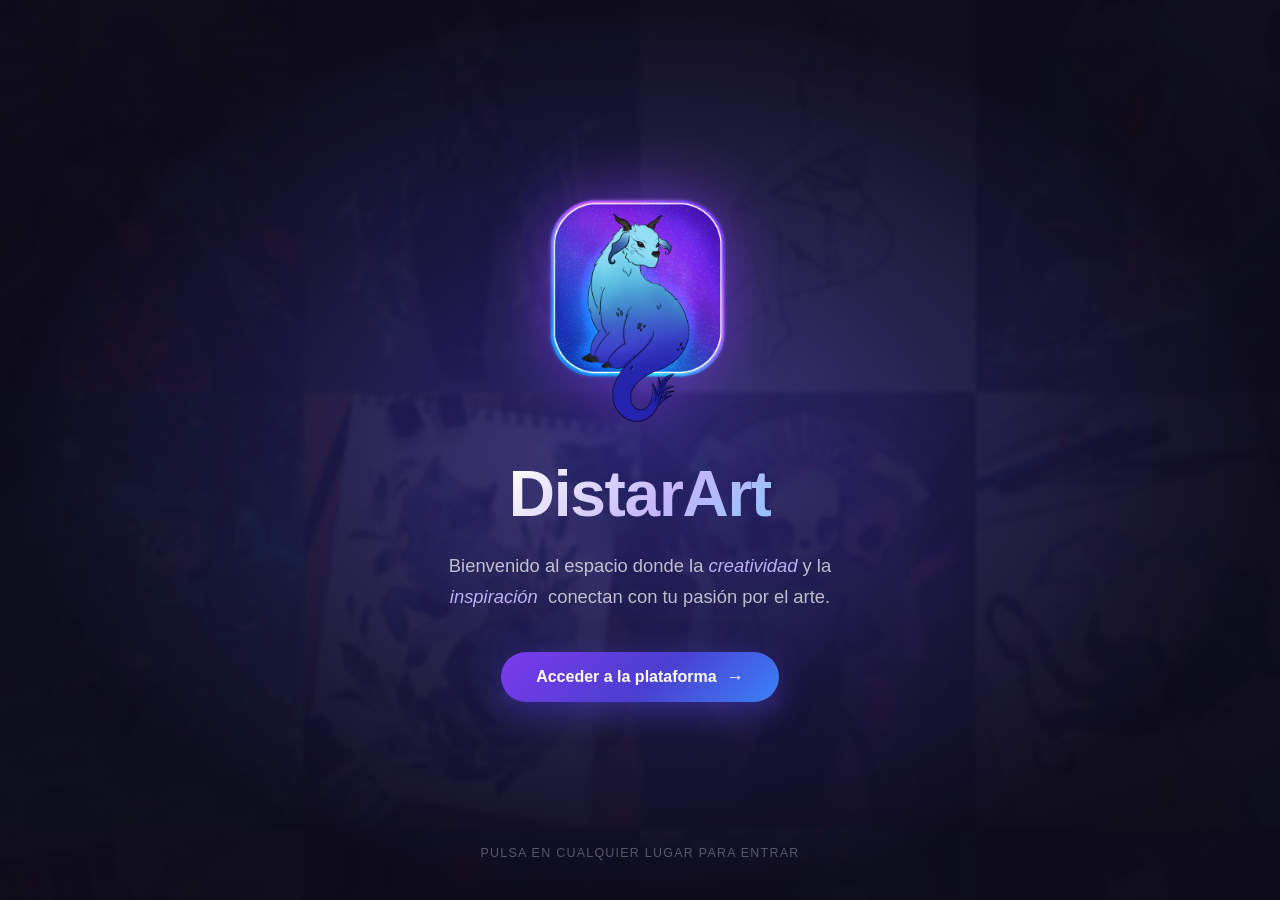
<file: index.html>
<!DOCTYPE html>
<html lang="es">

<head>
    <meta charset="UTF-8">
    <meta name="viewport" content="width=device-width, initial-scale=1.0">
    <title>DistarArt</title>
    <link rel="stylesheet" href="./css/style.css">
    <script src="./js/main.js" type="module" defer></script>
    <link rel="icon" type="image/png" href="./servidor/imagenes/Logo-DistarArt.ico">
</head>

<body>

    <!-- _____________ SPLASH - PANTALLA INICIAL _____________ -->

    <div class="splash" id="splash">

        <!-- Mosaico de imágenes de fondo -->
        <div class="splash-bg">
            <img src="./servidor/imagenes/inicio/celestial_body_359.jpg" alt="">
            <img src="./servidor/imagenes/inicio/lunexus_982.jpg" alt="">
            <img src="./servidor/imagenes/inicio/esencia_del_bosque_693.jpg" alt="">
            <img src="./servidor/imagenes/inicio/sea_monster_808.jpg" alt="">
            <img src="./servidor/imagenes/inicio/Frog_boi.png" alt="">
            <img src="./servidor/imagenes/inicio/purplefox_548.jpg" alt="">
            <img src="./servidor/imagenes/inicio/fragmented_255.jpg" alt="">
            <img src="./servidor/imagenes/inicio/reflejo_espectral_628.jpg" alt="">
            <img src="./servidor/imagenes/inicio/willow_311.jpg" alt="">
            <img src="./servidor/imagenes/inicio/end_597.jpg" alt="">
            <img src="./servidor/imagenes/inicio/Magic forest.png" alt="">
            <img src="./servidor/imagenes/inicio/lunexus_982.jpg" alt="">
        </div>

        <!-- Degradado oscuro por encima -->
        <div class="splash-gradiente"></div>

        <!-- Contenido centrado -->
        <div class="splash-contenido">
            <img src="./servidor/imagenes/Logo-DistarArt.png" alt="DistarArt" class="splash-logo">
            <h1 class="splash-titulo">DistarArt</h1>
            <p class="splash-tagline">
                Bienvenido al espacio donde la <em>creatividad</em> y la <em>inspiración&nbsp;</em>
                conectan con tu pasión por el arte.
            </p>
            <button class="splash-cta" id="splash-btn-acceder">
                Acceder a la plataforma
                <span class="splash-cta-flecha">→</span>
            </button>
        </div>

        <p class="splash-pulsa">Pulsa en cualquier lugar para entrar</p>

    </div>

    <!-- _____________ MAIN PRINCIPAL _____________ -->

    <main id="main-principal" class="oculto"></main>

</body>

</html>
</file>
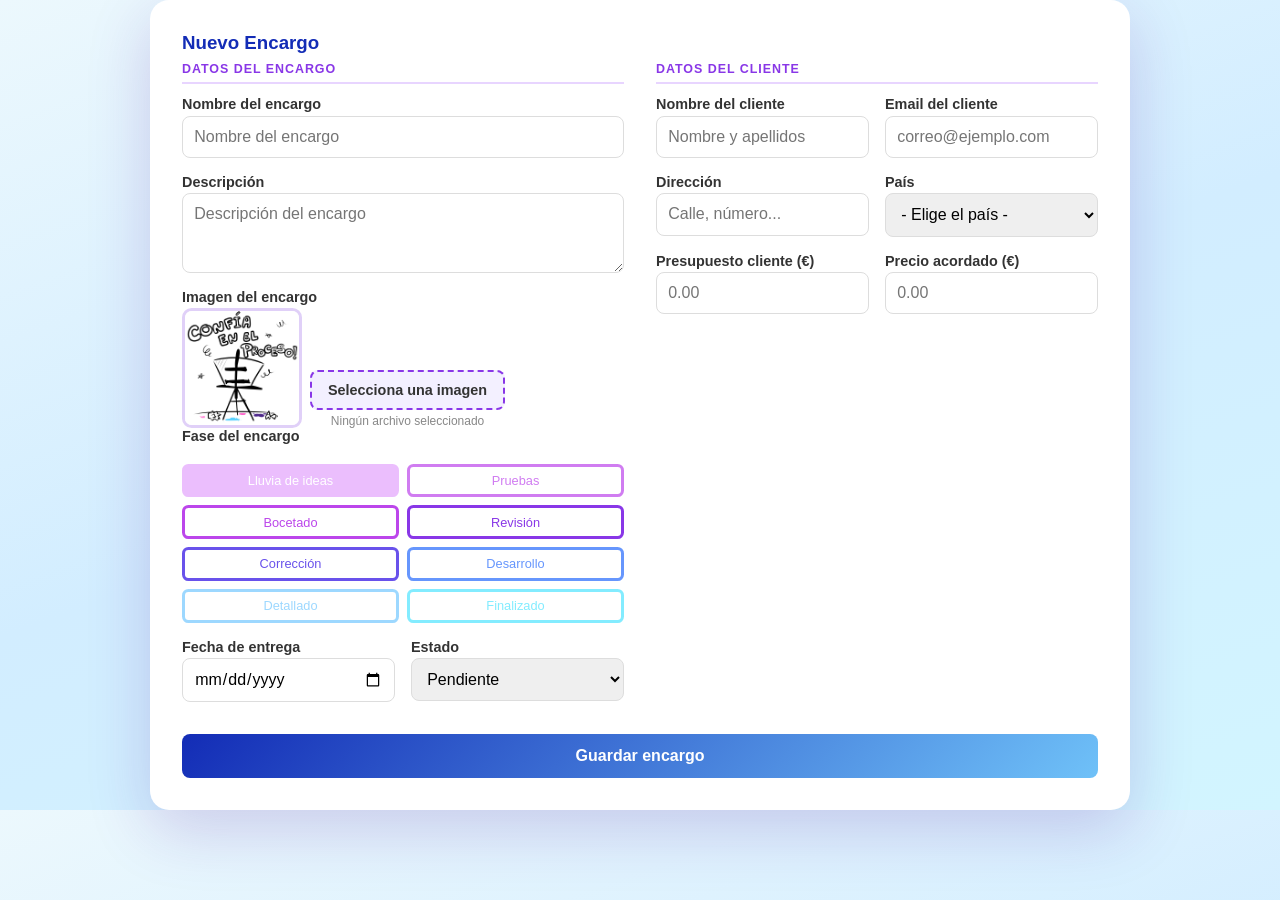
<file: ventanas/ventana-encargo.html>
<!DOCTYPE html>
<html lang="es">
<head>
    <meta charset="UTF-8">
    <meta name="viewport" content="width=device-width, initial-scale=1.0">
    <title>Encargo — DistarArt</title>
    <link rel="stylesheet" href="../css/style.css">
</head>
<body class="ventana-popup">

    <div class="vencargo-ventana">

        <h3 class="vencargo-titulo" id="vencargo-titulo">Nuevo Encargo</h3>

        <div class="vencargo-columnas">

            <!-- __ Columna izquierda — datos del encargo __ -->
            <div class="vencargo-col">

                <p class="vencargo-separador">Datos del encargo</p>

                <label for="nombre">Nombre del encargo</label>
                <input type="text" id="nombre" class="vencargo-input" placeholder="Nombre del encargo">

                <label for="descripcion">Descripción</label>
                <textarea id="descripcion" class="vencargo-input vencargo-textarea" placeholder="Descripción del encargo"></textarea>

                <label>Imagen del encargo</label>
                <div class="vencargo-imagen-zona">
                    <img id="imagenPreview" class="vencargo-preview"
                        src="../servidor/imagenes/encargos/EncargoDefault.png" alt="Vista previa">
                    <div>
                        <label for="inputImagen" class="vencargo-btn-subir">Selecciona una imagen</label>
                        <input type="file" id="inputImagen" accept="image/jpeg,image/png" style="display:none">
                        <p class="vencargo-nombre-archivo" id="nombreArchivo">Ningún archivo seleccionado</p>
                    </div>
                </div>

                <label>Fase del encargo</label>
                <div class="vencargo-fases" id="vencargo-fases"></div>

                <div class="vencargo-fila">
                    <div>
                        <label for="fecha">Fecha de entrega</label>
                        <input type="date" id="fecha" class="vencargo-input">
                    </div>
                    <div>
                        <label for="estado">Estado</label>
                        <select id="estado" class="vencargo-input">
                            <option value="pendiente">Pendiente</option>
                            <option value="en proceso">En proceso</option>
                            <option value="completado">Completado</option>
                        </select>
                    </div>
                </div>

            </div>

            <!-- __ Columna derecha — datos del cliente __ -->
            <div class="vencargo-col">

                <p class="vencargo-separador">Datos del cliente</p>

                <div class="vencargo-fila">
                    <div>
                        <label for="nombre_cliente">Nombre del cliente</label>
                        <input type="text" id="nombre_cliente" class="vencargo-input" placeholder="Nombre y apellidos">
                    </div>
                    <div>
                        <label for="email_cliente">Email del cliente</label>
                        <input type="email" id="email_cliente" class="vencargo-input" placeholder="correo@ejemplo.com">
                    </div>
                </div>

                <div class="vencargo-fila">
                    <div>
                        <label for="direccion_cliente">Dirección</label>
                        <input type="text" id="direccion_cliente" class="vencargo-input" placeholder="Calle, número...">
                    </div>
                    <div>
                        <label for="pais_cliente">País</label>
                        <select id="pais_cliente" class="vencargo-input">
                            <option value="">- Elige el país -</option>
                            <!-- Se rellena dinámicamente desde JS -->
                        </select>
                    </div>
                </div>

                <div class="vencargo-fila">
                    <div>
                        <label for="presupuesto_cliente">Presupuesto cliente (€)</label>
                        <input type="number" id="presupuesto_cliente" class="vencargo-input" placeholder="0.00" min="0" step="0.01">
                    </div>
                    <div>
                        <label for="precio">Precio acordado (€)</label>
                        <input type="number" id="precio" class="vencargo-input" placeholder="0.00" min="0" step="0.01">
                    </div>
                </div>

            </div>

        </div>

        <p class="vencargo-msj oculto" id="vencargo-error"></p>
        <button class="vencargo-btn-guardar" id="vencargo-guardar">Guardar encargo</button>

    </div>

    <script type="module" src="../js/ventanas/ventana-encargo.js"></script>
</body>
</html>
</file>
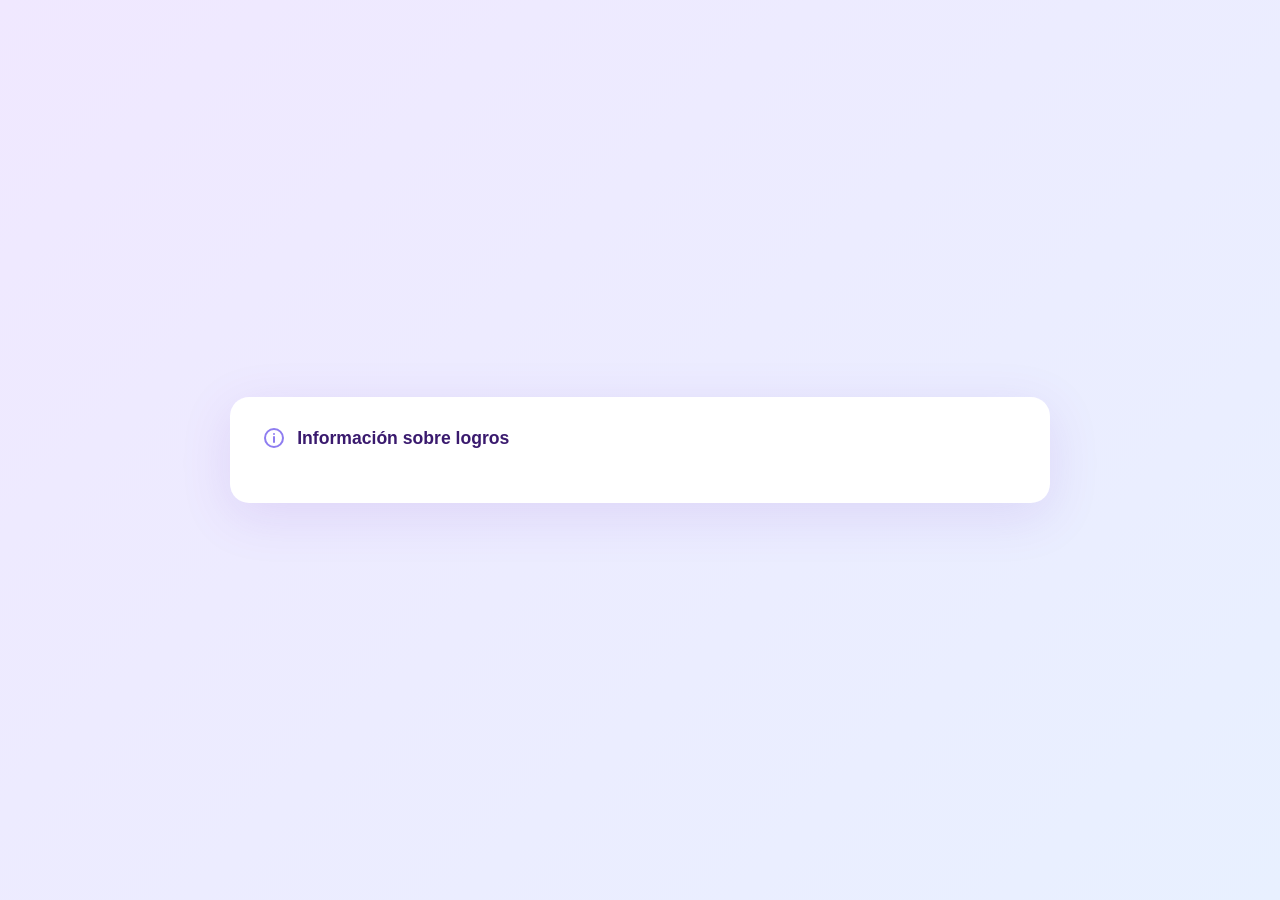
<file: ventanas/ventana-logros.html>
<!DOCTYPE html>
<html lang="es">
<head>
    <meta charset="UTF-8">
    <meta name="viewport" content="width=device-width, initial-scale=1.0">
    <title>Logros — DistarArt</title>
    <link rel="stylesheet" href="../css/style.css">
</head>
<body class="ventana-body centrada">

    <div class="ventana-tarjeta">

        <div class="vlogros-cabecera">
            <img src="../servidor/imagenes/svg/informacion.svg" alt="">
            <span class="vlogros-titulo">Información sobre logros</span>
        </div>

        <!-- Las filas de logros se generan dinámicamente desde JS -->
        <div id="lista-logros"></div>

    </div>

    <script type="module" src="../js/ventanas/ventana-logros.js"></script>
</body>
</html>
</file>
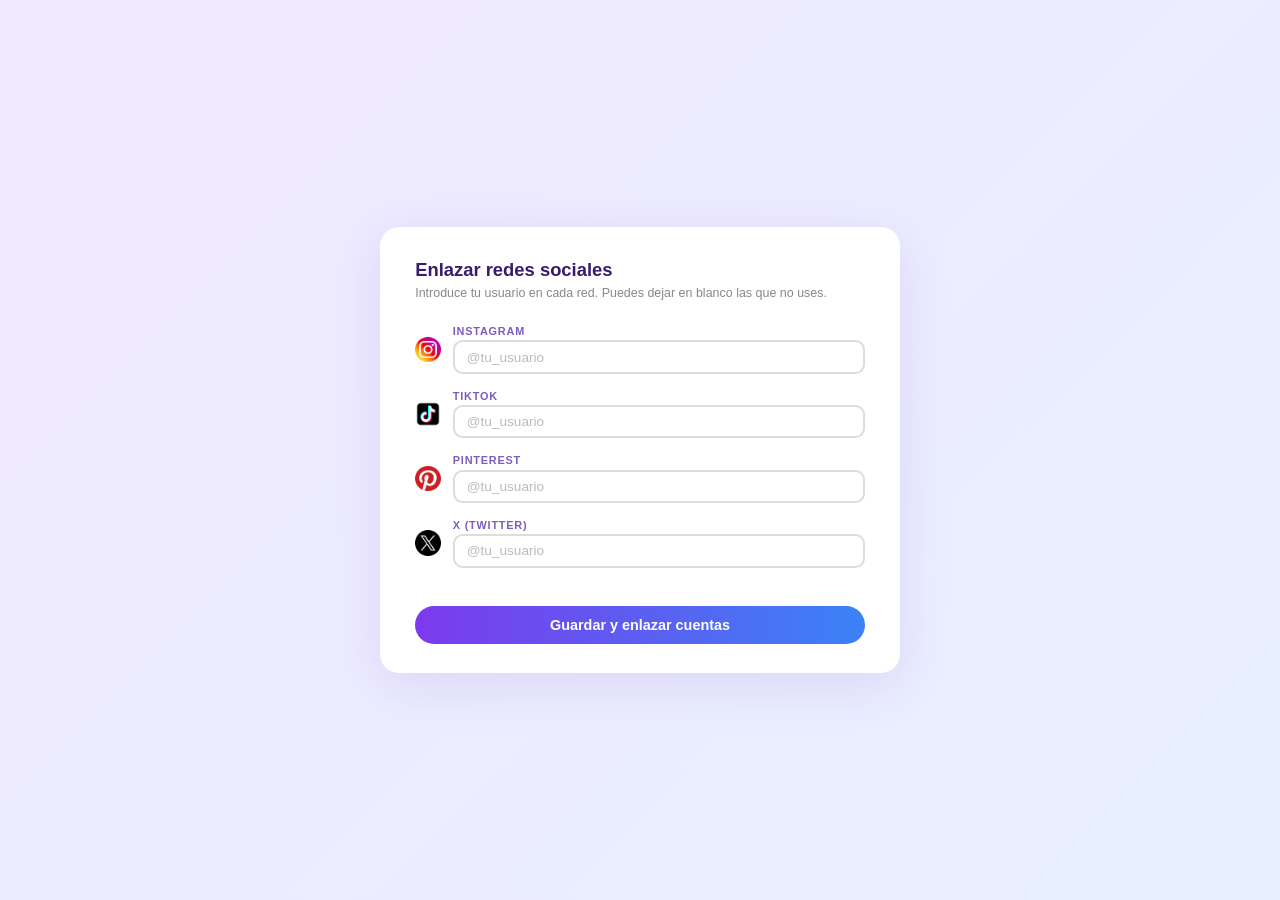
<file: ventanas/ventana-redes.html>
<!DOCTYPE html>
<html lang="es">
<head>
    <meta charset="UTF-8">
    <meta name="viewport" content="width=device-width, initial-scale=1.0">
    <title>Redes Sociales — DistarArt</title>
    <link rel="stylesheet" href="../css/style.css">
</head>
<body class="ventana-body centrada">

    <div class="ventana-tarjeta vredes">

        <p class="vredes-titulo">Enlazar redes sociales</p>
        <p class="vredes-subtitulo">Introduce tu usuario en cada red. Puedes dejar en blanco las que no uses.</p>

        <div class="vredes-campo">
            <img src="../servidor/imagenes/redes/instagram.png" class="vredes-icono" alt="Instagram">
            <div class="vredes-grupo">
                <label for="inp-instagram">Instagram</label>
                <input type="text" id="inp-instagram" placeholder="@tu_usuario">
            </div>
        </div>

        <div class="vredes-campo">
            <img src="../servidor/imagenes/redes/tiktok.png" class="vredes-icono" alt="TikTok">
            <div class="vredes-grupo">
                <label for="inp-tiktok">TikTok</label>
                <input type="text" id="inp-tiktok" placeholder="@tu_usuario">
            </div>
        </div>

        <div class="vredes-campo">
            <img src="../servidor/imagenes/redes/pinterest.png" class="vredes-icono" alt="Pinterest">
            <div class="vredes-grupo">
                <label for="inp-pinterest">Pinterest</label>
                <input type="text" id="inp-pinterest" placeholder="@tu_usuario">
            </div>
        </div>

        <div class="vredes-campo">
            <img src="../servidor/imagenes/redes/x.png" class="vredes-icono" alt="X (Twitter)">
            <div class="vredes-grupo">
                <label for="inp-x">X (Twitter)</label>
                <input type="text" id="inp-x" placeholder="@tu_usuario">
            </div>
        </div>

        <button class="vredes-btn-guardar" id="vredes-guardar">Guardar y enlazar cuentas</button>
        <p class="vredes-msj vredes-msj-ok oculto" id="vredes-msj-ok">¡Redes guardadas!</p>
        <p class="vredes-msj vredes-msj-error oculto" id="vredes-msj-error"></p>

    </div>

    <script type="module" src="../js/ventanas/ventana-redes.js"></script>
</body>
</html>
</file>
<file: css/style.css>
﻿/*  ——————————————————————————————————————————————————————————————
                    DISTARART — Hoja de estilos
    ——————————————————————————————————————————————————————————————

    ÍNDICE
    ——————————————————————————————————————————————————————————————
    1. Variables globales
    2. Estilos base
    3. Cabecera y menú
    4. Sección Portfolio
    5. Sección Login / Registro
    6. Sección Gestión de encargos
    7. Sección Perfil del artista
    8. Ventanas auxiliares
    9. Animaciones y keyframes
   —————————————————————————————————————————————————————————————— */

/* ___________ Variables globales ___________ */

:root {
    /* ______ Colores principales ______ */
    --color-principal-azul: #132cb6;
    --color-principal: #6c5ce7;
    --color-principal-claro: #ead7ff;

    /* ______ Colores secundarios ______ */
    --color-secundario: #0984e3;
    --color-secundario-medio: #50cbff;
    --color-secundario-azul: #6fc1f8;

    /* ______ Escala de azules ______ */
    --color-azul-medio: #3376db;
    --color-acento: #5ca3e6;
    --color-azul-muy-claro: #d2edff;

    /* ______ Escala de morados ______ */
    --color-morado-oscuro: #7529b3;
    --color-error: #bb86e5;

    /* ______ Tonos claros y neutrales ______ */
    --color-beige: #e8f1ff;
    --color-blanco: #ffffff;
    --color-texto: #3d3d3d;
    --color-texto-claro: #636e72;
    --color-borde: #dde0f0;

    /* ______ Sombras ______ */
    --sombra-leve: 0 0.2rem 0.8rem rgba(0, 0, 0, 0.08);
    --sombra-media: 0 0.4rem 1.2rem rgba(0, 0, 0, 0.12);

    /* ______ Degradados ______ */
    --degradado-azul-medio: linear-gradient(135deg, #0532ad 0%, #3397da 100%);
    --degradado-fondo: linear-gradient(160deg, #ecf8fd 0%, #d2edff 50%, #d2f5ff 100%);


    /* ______ Colores de fases (encargos) ______ */
   /* Lluvia de ideas */ 
    --color-fase-1: #ebbefd;
    /* Pruebas */
    --color-fase-2: #d07cf1;
    /* Bocetado */
    --color-fase-3: #bc46eb;
    /* Revision */
    --color-fase-4: #8937e7;
    /* Correccion */
    --color-fase-5: #6952eb;
    /* Desarrollo */
    --color-fase-6: #6696fd;
    /* Detallado */
    --color-fase-7: #9dd8ff;
    /* Finalizado */
    --color-fase-8: #83ecff;
    
    /* ______ Otros colores ______ */

    --color-rojo: #e74c3c;

    /* ______ Tipografía ______ */
    --fuente-base: "Plus Jakarta Sans", sans-serif;
}

/* ___________ SECCION GENERAL ___________ */
* {
    margin: 0;
    padding: 0;
    box-sizing: border-box;
}

body {
    font-family: 'Segoe UI', Tahoma, Geneva, Verdana, sans-serif;
    background: var(--degradado-fondo);
    color: #3b6dd3;
    transition: background 0.5s ease, color 0.4s ease;
}

body *,
body *::before,
body *::after {
    transition: background-color 0.5s ease, color 0.4s ease, border-color 0.4s ease, box-shadow 0.4s ease;
}

h1,
h2,
h3 {
    font-family: var(--fuente-base);
}

/* ______ Clases utilitarias ______ */
.oculto {
    display: none !important;
}

.invertir-color {
    filter: invert(1) brightness(0.9);
}

.pantalla {
    min-height: calc(100vh - 10rem);
    padding: 2rem;
    max-width: 120rem;
    margin: 0 auto;
}

/* ___________ SECCION GENERAL - CABECERA ___________ */

/* ______ CABECERA - Estilos base ______ */
.cabecera-menu {
    background: linear-gradient(135deg, var(--color-principal-azul) 0%, var(--color-secundario-azul) 100%);
    color: var(--color-blanco);
    padding: 1rem 2rem;
    box-shadow: var(--sombra-media);
    position: sticky;
    top: 0;
    z-index: 100;
}

.conte-compo-header {
    display: flex;
    justify-content: space-between;
    align-items: center;
    gap: 2rem;
}

/* ______ Menú izquierdo ______ */
.menu-contenedor {
    display: flex;
    align-items: center;
    gap: 1rem;
}

.logo-cabecera {
    height: 3.5rem;
    width: auto;
    flex-shrink: 0;
}

.menu-navegacion {
    display: flex;
    align-items: center;
    gap: 0.5rem;
}

.btn-menu {
    padding: 0.65rem 1.25rem;
    color: rgba(255, 255, 255, 0.8);
    background: transparent;
    border: none;
    cursor: pointer;
    border-bottom: 0.2rem solid transparent;
    transition: all 0.3s ease;
    font-weight: 500;
    font-size: 0.95rem;
}

.btn-menu:hover {
    color: var(--color-blanco);
    background-color: rgba(255, 255, 255, 0.1);
}

.btn-menu.activo {
    color: var(--color-blanco);
    border-bottom-color: var(--color-blanco);
    background-color: rgba(255, 255, 255, 0.1);
}

/* ______ Opciones derecha ______ */
.opciones-gestion {
    display: flex;
    align-items: center;
    gap: 0.75rem;
    justify-content: flex-end;
    height: auto;
    margin-top: 0;
}

.btn-cerrar-sesion {
    display: flex;
    align-items: center;
    justify-content: center;
    gap: 0.5rem;
    background-color: rgba(255, 255, 255, 0.15);
    border: 0.1rem solid rgba(255, 255, 255, 0.3);
}

.btn-cerrar-sesion:hover {
    background-color: rgba(255, 255, 255, 0.25);
}

.icono-cerrar-sesion {
    width: 1.3rem;
    height: 1.3rem;
    filter: brightness(0) invert(1);
}

.texto-logout {
    display: inline;
}

/* ______ Menú móvil desplegable ______ */
.btn-menu-movil {
    display: none;
    background: transparent;
    border: none;
    cursor: pointer;
    padding: 0.5rem;
    align-items: center;
    justify-content: center;
}

.icono-menu-movil {
    width: 1.5rem;
    height: 1.5rem;
    color: var(--color-blanco);
    filter: brightness(0) invert(1);
}

/* ______ Hamburguesa animada → X ______ */
.menu-lineas-icono {
    display: flex;
    flex-direction: column;
    justify-content: space-between;
    width: 1.4rem;
    height: 1rem;
    pointer-events: none;
}

.menu-lineas-icono span {
    display: block;
    width: 100%;
    height: 2px;
    background: var(--color-blanco);
    border-radius: 2px;
    transition: transform 0.3s ease, opacity 0.2s ease;
    transform-origin: center;
}

.btn-menu-movil.abierto .menu-lineas-icono span:nth-child(1) {
    transform: translateY(0.5rem) rotate(45deg);
}

.btn-menu-movil.abierto .menu-lineas-icono span:nth-child(2) {
    opacity: 0;
    transform: scaleX(0);
}

.btn-menu-movil.abierto .menu-lineas-icono span:nth-child(3) {
    transform: translateY(-0.5rem) rotate(-45deg);
}

.logo-escritorio {
    display: flex;
}

.logo-centro {
    display: none;
}

.menu-movil {
    display: none;
    position: absolute;
    top: 100%;
    left: 0;
    right: 0;
    background: linear-gradient(135deg, var(--color-principal-azul) 0%, var(--color-secundario-azul) 100%);
    flex-direction: column;
    gap: 0;
    border-top: 0.1rem solid rgba(255, 255, 255, 0.15);
    box-shadow: 0 0.4rem 1.2rem rgba(0, 0, 0, 0.15);
    z-index: 1000;
    max-height: 0;
    overflow: hidden;
    transition: max-height 0.3s ease;
}

.menu-movil.abierto {
    display: flex;
    max-height: 30rem;
}

.btn-menu-movil-opt {
    padding: 1rem 2rem;
    color: rgba(255, 255, 255, 0.8);
    background: transparent;
    border: none;
    border-bottom: 0.1rem solid rgba(255, 255, 255, 0.1);
    cursor: pointer;
    text-align: left;
    font-weight: 500;
    font-size: 0.95rem;
    transition: all 0.3s ease;
}

.btn-menu-movil-opt:hover {
    background-color: rgba(255, 255, 255, 0.1);
    color: var(--color-blanco);
}

.btn-menu-movil-opt.activo {
    background-color: rgba(255, 255, 255, 0.15);
    color: var(--color-blanco);
    border-left: 0.3rem solid var(--color-blanco);
    padding-left: calc(2rem - 0.3rem);
}

/* ______ CABECERA - Responsive ______ */
@media (max-width: 1000px) {
    .cabecera-menu {
        padding: 0.8rem 1rem;
        position: relative;
    }

    .conte-compo-header {
        justify-content: space-between;
        gap: 0.5rem;
    }

    .btn-menu-movil {
        display: flex;
    }

    .menu-contenedor {
        gap: 0;
        flex: 0 0 auto;
    }

    .logo-escritorio {
        display: none;
    }

    .logo-centro {
        display: block;
        height: 4rem;
        width: auto;
        text-align: center;
    }

    .menu-navegacion {
        display: none;
    }

    .opciones-gestion {
        gap: 0;
        flex: 0 0 auto;
    }

    .busqueda-contenedor,
    .filtro-contenedor {
        display: none !important;
    }

    .btn-cerrar-sesion {
        padding: 0.5rem 1rem;
        background: transparent;
        border: none;
    }

    .btn-cerrar-sesion .icono-cerrar-sesion {
        display: inline-block;
    }

    .btn-cerrar-sesion .texto-logout {
        display: inline-block;
    }

    .btn-cerrar-sesion:hover {
        background-color: rgba(255, 255, 255, 0.1);
    }
}

@media (min-width: 1024px) {
    .logo-escritorio {
        display: flex;
    }

    .logo-centro {
        display: none;
    }

    .menu-movil {
        display: none;
    }

    .menu-navegacion {
        display: flex;
    }

    .btn-cerrar-sesion .texto-logout {
        display: inline;
    }

    .btn-cerrar-sesion .icono-cerrar-sesion {
        display: inline-block;
    }

    .btn-cerrar-sesion {
        gap: 0.5rem;
    }
}

/* ___________ SECCION PORTFOLIO ___________ */

/* ______ Cabecera artista ______ */
.cabecera-artista {
    display: flex;
    align-items: center;
    gap: 1.5rem;
    background: var(--color-blanco);
    border-radius: 1.6rem;
    padding: 1.5rem;
    box-shadow: var(--sombra-leve);
    margin: 2rem;
    flex-wrap: wrap;
    border-left: 0.3rem solid var(--color-principal-azul);
}

.perfil-artista-cabecera {
    width: 100%;
    margin: 1rem 0rem;
}

.foto-artista {
    width: 8rem;
    height: 8rem;
    border-radius: 2rem;
    object-fit: cover;
    border: 0.2rem solid var(--color-acento);
    flex-shrink: 0;
}

.info-artista {
    flex: 1;
    min-width: 20rem;
}

.info-artista h2 {
    font-size: 1.3rem;
    font-weight: 700;
    color: var(--color-texto);
    margin-bottom: 0.25rem;
}

.especialidad-artista {
    color: var(--color-principal-azul);
    font-weight: 600;
    font-size: 0.95rem;
    margin-bottom: 0.25rem;
}

.ubicacion-artista {
    color: var(--color-texto-claro);
    font-size: 0.9rem;
}

.ubicacion {
    display: flex;
    align-items: stretch;
}

/* ______ Contadores ______ */
.conts-artista {
    display: flex;
    gap: 1.5rem;
}

.cont-item {
    display: flex;
    flex-direction: column;
    align-items: center;
    gap: 0.2rem;
    background: rgba(19, 44, 182, 0.08);
    padding: 0.2rem 0.5rem;
    border-radius: 0.8rem;
    border: 0.15rem solid var(--color-principal-azul);
    min-width: 7rem;
}

.cont-numero {
    font-size: 1.8rem;
    font-weight: 700;
    background: linear-gradient(135deg, var(--color-principal-azul), var(--color-secundario-azul));
    -webkit-background-clip: text;
    -webkit-text-fill-color: transparent;
    background-clip: text;
    line-height: 1;
}

.cont-numero-alerta {
    background: linear-gradient(135deg, #d946ef, #a21caf);
    -webkit-background-clip: text;
    -webkit-text-fill-color: transparent;
    background-clip: text;
}

.cont-etiqueta {
    font-size: 0.8rem;
    color: var(--color-texto-claro);
    text-transform: uppercase;
    letter-spacing: 0.05rem;
}

/* ______ Galería de portfolio ______ */
.galeria-portfolio {
    background: transparent;
}

.seccion-encargos {
    margin: 2rem;
}

.titulo-galeria {
    font-size: 1.25rem;
    font-weight: 700;
    color: var(--color-texto);
    margin-bottom: 1.25rem;
    padding-bottom: 0.5rem;
    border-bottom: 0.3rem solid;
    border-image: linear-gradient(90deg, var(--color-principal-azul), var(--color-secundario-azul)) 1;
}

.grid-portfolio {
    display: grid;
    grid-template-columns: repeat(auto-fill, minmax(20rem, 1fr));
    gap: 1.5rem;
    margin: 3rem;
}

.grid-portfolio .sin-resultados {
    text-align: center;
    color: var(--color-texto-claro);
    padding: 2rem;
    font-size: 1rem;
}

/* ______ Tarjeta de portfolio ______ */
.tarjeta-portfolio {
    background: var(--color-blanco);
    border-radius: 1.2rem;
    overflow: hidden;
    box-shadow: var(--sombra-leve);
    transition: transform 0.25s ease, box-shadow 0.25s ease;
    cursor: pointer;
    border-top: 0.4rem solid var(--color-secundario-azul);
    animation: tarjeta-entrada 0.45s ease both;
    animation-delay: var(--delay, 0s);
}

.tarjeta-portfolio:hover {
    transform: translateY(-4px);
    box-shadow: var(--sombra-media);
}

.tarjeta-portfolio-imagen {
    position: relative;
    aspect-ratio: 1;
    overflow: hidden;
    display: flex;
    align-items: center;
    justify-content: center;
}

.tarjeta-portfolio-imagen img {
    width: 100%;
    height: auto;
    object-fit: cover;
    display: block;
    transition: transform 0.3s ease;
}

.tarjeta-portfolio:hover .tarjeta-portfolio-imagen img {
    transform: scale(1.04);
}

.etiqueta-completado {
    position: absolute;
    top: 0.6rem;
    right: 0.6rem;
    color: var(--color-blanco);
    border-radius: 50%;
    width: 2rem;
    height: 2rem;
    display: flex;
    align-items: center;
    justify-content: center;
    font-size: 0.9rem;
    font-weight: 700;
    box-shadow: 0 2px 6px rgba(0, 0, 0, 0.2);
    background: rgba(19, 44, 182, 0.6);
}

.etiqueta-completado.pendiente {
    background: rgba(185, 134, 233, 0.5);
}

.etiqueta-completado.en-proceso {
    background: rgba(19, 44, 182, 0.7);
}

.etiqueta-completado.completado {
    background: rgba(111, 193, 248, 0.6);
}

.tarjeta-portfolio-info {
    padding: 1rem 1.25rem 1.25rem;
}

.tarjeta-portfolio-info h4 {
    font-size: 1rem;
    font-weight: 700;
    color: var(--color-texto);
    margin-bottom: 0.25rem;
}

.cliente-portfolio {
    font-size: 0.85rem;
    color: var(--color-principal-azul);
    font-weight: 600;
    margin-bottom: 0.5rem;
}

.descripcion-portfolio {
    font-size: 0.85rem;
    color: var(--color-texto-claro);
    line-height: 1.5;
    display: -webkit-box;
    -webkit-box-orient: vertical;
    overflow: hidden;
    margin-bottom: 0.75rem;
}

.tarjeta-botones {
    display: flex;
    gap: 0.5rem;
    width: 100%;
}

.btn-tarjeta {
    flex: 1;
    padding: 0.45rem 0.6rem;
    background: var(--color-secundario-azul);
    color: var(--color-blanco);
    border: none;
    border-radius: 0.6rem;
    font-size: 0.8rem;
    font-weight: 600;
    cursor: pointer;
    transition: all 0.25s ease;
}

.btn-tarjeta:hover {
    background: var(--color-principal-azul);
    transform: translateY(-2px);
}

.btn-tarjeta.peligro {
    background: var(--color-error);
}

.btn-tarjeta.peligro:hover {
    background: var(--color-morado-oscuro);
}

/* ______ PORTFOLIO - Responsive ______ */
@media (max-width: 900px) {
    .cabecera-artista {
        display: none;
    }

    .cabecera-artista.responsive-contadores {
        display: flex;
        flex-direction: column;
        align-items: center;
        gap: 1rem;
        padding: 1.5rem 1rem;
        margin: 1rem;
        border: none;
    }

    .cabecera-artista.responsive-contadores .foto-artista,
    .cabecera-artista.responsive-contadores .info-artista {
        display: none;
    }

    .conts-artista {
        gap: 0.8rem;
        justify-content: center;
        width: 100%;
    }

    .cont-item {
        padding: 0.2rem 0.5rem;
        min-width: auto;
    }

    .cont-numero {
        font-size: 1.4rem;
    }

    .cont-etiqueta {
        font-size: 0.75rem;
    }

    .grid-portfolio {
        grid-template-columns: 1fr;
        gap: 1rem;
        margin: 1rem;
    }

    .seccion-encargos {
        margin: 1rem;
    }

    .titulo-galeria {
        font-size: 1.1rem;
        margin-bottom: 1rem;
    }

    .tarjeta-portfolio {
        border-top: 0.3rem solid;
    }

    .tarjeta-portfolio-info {
        padding: 0.8rem 1rem 1rem;
    }

    .tarjeta-portfolio-info h4 {
        font-size: 0.95rem;
    }

    .cliente-portfolio {
        font-size: 0.8rem;
    }

    .descripcion-portfolio {
        font-size: 0.8rem;
    }

    .btn-tarjeta {
        padding: 0.4rem 0.5rem;
        font-size: 0.75rem;
    }
}

@media (min-width: 1024px) {
    .cabecera-artista {
        display: flex;
    }

    .cabecera-artista.responsive-contadores {
        display: flex;
    }

    .cabecera-artista.responsive-contadores .foto-artista,
    .cabecera-artista.responsive-contadores .info-artista {
        display: block;
    }

    .grid-portfolio {
        grid-template-columns: repeat(auto-fill, minmax(20rem, 1fr));
    }
}

/* ___________ SECCION LOGIN / REGISTRO ___________ */

/* ______ Contenedor general ______ */
#pantalla-auth {
    min-height: 100vh;
    padding: 2rem;
    max-width: 100%;
    margin: 0;
    display: flex;
    align-items: center;
    justify-content: center;
}

/* ______ Estructura de dos columnas ______ */
.login-estructura {
    display: grid;
    grid-template-columns: 1fr 1fr;
    width: 100%;
    max-width: 65rem;
    min-height: 35rem;
    border-radius: 2rem;
    overflow: hidden;
    box-shadow: 0 2.5rem 6rem rgba(0, 0, 0, 0.35);
}

.login-panel-izquierdo {
    position: relative;
    background-size: cover;
    background-position: center;
    background-repeat: no-repeat;
    display: flex;
    align-items: flex-end;
}

.login-cubierta {
    position: absolute;
    inset: 0;
    background: linear-gradient(to top, rgba(0, 0, 0, 0.897) 0%, rgba(0, 0, 0, 0.2) 70%, rgba(0, 0, 0, 0.089) 80%, transparent 100%);
    display: flex;
    flex-direction: column;
    justify-content: flex-end;
    padding: 2.5rem;
    gap: 0.75rem;
}

.login-frase {
    font-size: 2rem;
    font-weight: 800;
    color: var(--color-blanco);
    line-height: 1.2;
    text-shadow: 0 0.2rem 0.8rem rgba(0, 0, 0, 0.4);
}

.login-subfrase {
    font-size: 0.95rem;
    color: rgba(255, 255, 255, 0.8);
}

.login-panel-derecho {
    background: var(--color-blanco);
    display: flex;
    flex-direction: column;
    padding: 1.5rem 2.5rem 2rem 2.5rem;
    gap: 0.75rem;
    overflow-y: auto;
}

/* ______ Logo y título ______ */
.login-logo--img {
    width: 13rem;
    display: block;
    margin: 0 auto;
    border-radius: 0.75rem;
}

.login-logo--texto {
    display: none;
    width: fit-content;
    margin: 0 auto;
    padding: 0.55rem 1.6rem;
    background: var(--degradado-azul-medio);
    border-radius: 0.8rem;
    font-size: 1.35rem;
    font-weight: 800;
    font-family: var(--fuente-base);
    color: #ffffff;
    letter-spacing: 0.5px;
    text-align: center;
}

.logo-deco {
    font-size: 0.85rem;
    opacity: 0.75;
}

.login-titulo {
    font-size: 2rem;
    font-weight: 800;
    color: var(--color-principal-azul);
    margin-top: -0.5rem;
}

.login-subtitulo {
    font-size: 0.95rem;
    color: var(--color-texto-claro);
    margin-top: -0.25rem;
}

/* ______ Campos de formulario ______ */
.campo-grupo {
    width: 100%;
    display: flex;
    flex-direction: column;
    gap: 0.4rem;
}

.campo-grupo label {
    font-size: 0.78rem;
    font-weight: 700;
    color: var(--color-texto);
    text-transform: uppercase;
    letter-spacing: 0.05rem;
}

.campo-input,
.campo-select {
    width: 100%;
    padding: 0.8rem 1rem;
    border: 0.15rem solid var(--color-borde);
    border-radius: 1rem;
    font-size: 0.95rem;
    color: var(--color-texto);
    background: var(--color-beige);
    outline: none;
    transition: border-color 0.25s ease, box-shadow 0.25s ease;
}

.campo-input:focus,
.campo-select:focus {
    border-color: var(--color-principal-azul);
    box-shadow: 0 0 0 0.3rem rgba(19, 44, 182, 0.15);
    background: var(--color-blanco);
}

.campo-select {
    cursor: pointer;
}

/* ______ Errores y validación ______ */
.login-error,
.error-general {
    border: 0.1rem solid rgba(187, 134, 229, 0.37);
    background: rgba(233, 207, 255, 0.356);
    color: var(--color-error);
    border-radius: 0.8rem;
    padding: 0.6rem 1rem;
    font-size: 0.85rem;
    text-align: center;
    font-weight: 600;
    width: 100%;
}

.auth-panel-formulario .login-error.oculto {
    display: block !important;
    visibility: hidden;
}

.error-mensaje {
    border: 0.1rem solid rgba(187, 134, 229, 0.37);
    background: rgba(233, 207, 255, 0.356);
    color: var(--color-error);
    border-radius: 0.5rem;
    padding: 0.15rem 0.6rem;
    font-size: 0.65rem;
    font-weight: 600;
    width: 100%;
    line-height: 1.3;
}

.campo-grupo .error-mensaje.oculto {
    display: block !important;
    visibility: hidden;
}

/* ______ Botón de login ______ */
.btn-login {
    width: 100%;
    padding: 0.9rem;
    background: var(--degradado-azul-medio);
    color: var(--color-blanco);
    border: none;
    border-radius: 1.2rem;
    font-size: 1rem;
    font-weight: 700;
    cursor: pointer;
    transition: opacity 0.25s ease, transform 0.2s ease;
    margin-top: 0.25rem;
}

.btn-login:hover {
    opacity: 0.9;
    transform: translateY(-2px);
}

.btn-login:active {
    transform: translateY(0);
}

/* ______ Recordar contraseña ______ */
.campo-recordar {
    display: flex;
    align-items: center;
    gap: 0.5rem;
    margin-bottom: 0.75rem;
}

.campo-recordar input[type="checkbox"] {
    width: 1rem;
    height: 1rem;
    accent-color: var(--color-principal-azul);
    cursor: pointer;
}

.label-recordar {
    font-size: 0.85rem;
    color: var(--color-texto-claro);
    cursor: pointer;
}

/* ______ Pestañas ______ */
.pestanias-barra {
    display: flex;
    background-color: var(--color-azul-muy-claro);
    border-radius: 3rem;
    padding: 0.15rem 0.3rem;
    width: 100%;
    margin-bottom: 0.75rem;
    gap: 0.2rem;
}

.pestania-btn {
    flex: 1;
    padding: 0.5rem;
    background: transparent;
    border: none;
    font-size: 0.875rem;
    font-weight: 700;
    color: var(--color-secundario-azul);
    cursor: pointer;
    border-radius: 1rem;
    transition: all 0.25s ease;
}

.pestania-btn:hover {
    background-color: rgba(111, 193, 248, 0.1);
}

.pestania-btn.activo {
    background: var(--degradado-azul-medio);
    color: var(--color-blanco);
}

/* ______ Paneles de formulario ______ */
.auth-formularios {
    min-height: auto;
}

.auth-panel-formulario {
    display: flex;
    flex-direction: column;
    gap: 0.9rem;
    padding: 0 0.25rem;
    min-height: 530px;
}

.deslizar-entrada {
    animation: deslizar-entrada 0.35s ease;
}

.registro-fila {
    display: grid;
    grid-template-columns: 1fr 1fr;
    gap: 0 1.2rem;
}

/* ______ LOGIN - Responsive ______ */
@media (max-width: 900px) {
    #pantalla-auth {
        padding: 1rem;
    }

    .login-estructura {
        grid-template-columns: 1fr;
        min-height: auto;
        max-width: 100%;
    }

    .login-panel-izquierdo {
        display: none;
    }

    .login-panel-derecho {
        padding: 1.5rem 1.25rem 1.5rem 1.25rem;
        min-height: auto;
        border-radius: 2rem;
    }

    .login-logo--img {
        width: 10rem;
        margin-bottom: 0.5rem;
    }

    .login-titulo {
        font-size: 1.5rem;
    }

    .login-subtitulo {
        font-size: 0.85rem;
        margin-bottom: 0.75rem;
    }

    .login-error {
        font-size: 0.8rem;
        padding: 0.5rem 0.8rem;
    }

    .campo-grupo label {
        font-size: 0.7rem;
    }

    .campo-input,
    .campo-select {
        font-size: 0.9rem;
        padding: 0.7rem 0.9rem;
    }

    .btn-login {
        padding: 0.8rem;
        font-size: 0.95rem;
    }

    .pestanias-barra {
        margin-bottom: 0.65rem;
    }

    .pestania-btn {
        font-size: 0.8rem;
        padding: 0.45rem;
    }

    .auth-panel-formulario {
        min-height: auto;
        gap: 0.8rem;
    }

    .registro-fila {
        grid-template-columns: 1fr;
        gap: 0.8rem;
    }

    .label-recordar {
        font-size: 0.8rem;
    }
}

@media (min-width: 1024px) {
    .login-estructura {
        grid-template-columns: 1fr 1fr;
    }

    .login-panel-izquierdo {
        display: flex;
    }

    .registro-fila {
        grid-template-columns: 1fr 1fr;
    }
}

/* ___________ SECCION GESTION ___________ */

/* ______ Contenedor general ______ */
.gestion-content {
    flex: 1;
    padding: 3rem;
    max-width: 1050px;
    margin: 0 auto;
    width: 100%;
}

/* ______ Cabecera ______ */
.encargos-header {
    display: flex;
    justify-content: space-between;
    align-items: center;
    background: linear-gradient(135deg, var(--color-secundario-medio) 0%, var(--color-principal-claro) 100%);
    padding: 1.5rem 2rem;
    border-radius: 12px;
    margin: 2rem;
    box-shadow: var(--sombra-media);
}

.encargos-header h2 {
    color: white;
    font-size: 1.8rem;
    margin: 0;
}

.encargos-header .btn-nuevo {
    background: linear-gradient(135deg, var(--color-principal), var(--color-secundario));
    color: white;
    border: none;
    padding: 0.75rem 1.5rem;
    border-radius: 8px;
    cursor: pointer;
    font-weight: 600;
    transition: all 0.3s ease;
}

.encargos-header .btn-nuevo:hover {
    transform: scale(1.05);
    box-shadow: var(--sombra-media);
}

/* ______ Búsqueda y filtro ______ */
.busqueda-contenedor,
.filtro-contenedor {
    display: flex;
    align-items: center;
    gap: 0.5rem;
    padding: 0.4rem 0.75rem;
    border: 2px solid var(--color-borde);
    border-radius: 20px;
    background-color: white;
    transition: all 0.3s ease;
}

.busqueda-contenedor {
    width: fit-content;
}

.busqueda-contenedor:focus-within,
.filtro-contenedor:focus-within {
    border-color: var(--color-secundario);
    box-shadow: 0 0 0 3px rgba(9, 132, 227, 0.1);
}

.icono-search,
.icono-filtro {
    width: 18px;
    height: 18px;
    color: var(--color-texto-claro);
    flex-shrink: 0;
    transition: color 0.3s ease;
}

.busqueda-contenedor:focus-within .icono-search {
    color: var(--color-secundario);
}

.busqueda-contenedor .input-busqueda,
.filtro-contenedor .select-filtro {
    border: none;
    background: transparent;
    font-size: 0.95rem;
    color: var(--color-texto);
    outline: none;
    padding: 0;
}

.busqueda-contenedor .input-busqueda {
    width: 180px;
}

.busqueda-contenedor .input-busqueda::placeholder {
    color: var(--color-texto-claro);
}

.filtro-contenedor .select-filtro {
    width: 140px;
    cursor: pointer;
    appearance: none;
    -webkit-appearance: none;
    -moz-appearance: none;
    background-image: url("data:image/svg+xml;charset=UTF-8,%3csvg xmlns='http://www.w3.org/2000/svg' viewBox='0 0 24 24' fill='none' stroke='%23636e72' stroke-width='2'%3e%3cpolyline points='6 9 12 15 18 9'%3e%3c/polyline%3e%3c/svg%3e");
    background-repeat: no-repeat;
    background-position: right center;
    background-size: 18px;
    padding-right: 22px;
}

.filtro-contenedor .select-filtro option {
    color: var(--color-texto);
    background-color: white;
    padding: 0.5rem;
}

.info-encargos {
    margin: 2rem;
    color: var(--color-texto-claro);
    font-size: 1.1rem;
    display: flex;
    align-items: center;
    gap: 1.5rem;
}

/* ______ Botón borrar encargo ______ */
.btn-borrar {
    width: 40px;
    height: 40px;
    border-radius: 50%;
    background-color: var(--color-rojo);
    border: none;
    display: flex;
    flex-direction: column;
    align-items: center;
    justify-content: center;
    gap: 2px;
    box-shadow: 0 0 20px rgba(0, 0, 0, 0.164);
    cursor: pointer;
    transition-duration: 0.3s;
    overflow: visible;
    flex-shrink: 0;
}

.btn-borrar-svg {
    display: none;
}

.btn-borrar:hover {
    background-color: var(--color-rojo);
    gap: 0;
    transition-duration: 0.3s;
}

.btn-borrar-bin-top,
.btn-borrar-bin-bottom {
    display: block;
    width: 14px;
    pointer-events: none;
    transition-duration: 0.3s;
}

.btn-borrar-bin-top path,
.btn-borrar-bin-bottom path {
    fill: white;
}

.btn-borrar-bin-top {
    transform-origin: bottom right;
}

.btn-borrar:hover .btn-borrar-bin-top {
    transform: rotate(160deg);
    transition-duration: 0.5s;
}

/* ______ Contenedor de tarjetas ______ */
.encargos-contenedor {
    display: flex;
    justify-items: center;
    gap: 2.5rem;
    justify-content: center;
}

/* ______ Tarjeta de encargo - Desktop ______ */
.tarjeta-encargo {
    background: white;
    border-radius: 12px;
    display: flex;
    gap: 1rem;
    box-shadow: var(--sombra-leve);
    transition: all 0.3s ease;
    align-items: stretch;
    border-left: 6px solid #ebbefd;
    overflow: hidden;
    margin: 2rem;
    animation: tarjeta-entrada 0.45s ease both;
    animation-delay: var(--delay, 0s);
}

.tarjeta-encargo:hover {
    box-shadow: var(--sombra-media);
    transform: translateY(-2px);
}

.tarjeta-imagen {
    padding: 1rem;
    display: flex;
    align-items: center;
    justify-content: center;
    border-right: 1px solid #e0e0e0;
    width: 15rem;
    box-sizing: border-box;
    flex-shrink: 0;
    position: relative;
}

.tarjeta-imagen img {
    width: 100%;
    object-fit: contain;
    border-radius: 12px;
}

.tarjeta-contenido {
    display: flex;
    flex-direction: column;
    gap: 0;
    padding: 1.5rem;
    border-right: 1px solid #e0e0e0;
    flex: 1;
}

.tarjeta-titulo {
    border-bottom: 1px solid #e0e0e0;
    padding-bottom: 1rem;
    margin-bottom: 1rem;
}

.tarjeta-titulo h3 {
    color: var(--color-secundario);
    font-size: 1.3rem;
    margin: 0;
    font-weight: 700;
}

.tarjeta-cuerpo {
    display: flex;
    gap: 1.5rem;
    align-items: flex-start;
}

.tarjeta-cuerpo-general {
    display: flex;
    flex-direction: column;
    gap: 1rem;
    justify-content: space-between;
    border-right: 1px solid #e0e0e0;
}

.tarjeta-detalles {
    display: flex;
    flex-direction: column;
    gap: 0.5rem;
    padding-right: 1.5rem;
    justify-content: space-between;
    min-height: 10rem;
    width: 32rem;
}

.descripcion {
    color: var(--color-texto-claro);
    font-size: 0.95rem;
    margin: 0;
    line-height: 1.4;
    overflow: hidden;
    padding: 0rem 1rem;
}

.info-inferior {
    display: flex;
    flex-direction: row;
    gap: 1rem;
    font-size: 0.95rem;
    color: var(--color-texto);
    font-weight: 500;
    justify-content: space-between;
    align-items: flex-end;
    padding-right: 1.5rem;
}

.icono-info {
    width: 18px;
    height: 18px;
    margin-right: 4px;
    display: inline;
    vertical-align: middle;
}

.icono-info-calendario {
    margin-bottom: 0.2rem;
}

.tarjeta-cliente {
    display: flex;
    flex-direction: column;
    gap: 0.5rem;
    font-size: 0.85rem;
    border-radius: 8px;
    max-width: 220px;
}

.cliente-dato {
    color: var(--color-texto);
    display: flex;
    align-items: baseline;
    gap: 0.2rem;
}

.cliente-dato strong {
    color: var(--color-principal);
    font-weight: 600;
}

.cliente-dato.presupuesto {
    border-top: 1px solid #e0d4ff;
    padding-top: 0.75rem;
    padding-right: 0.2rem;
    font-weight: 600;
}

.precio-presupuesto {
    color: var(--color-principal);
    font-weight: 700;
}

.precio {
    color: #18a141;
    font-weight: bold;
}

.fecha {
    color: #2885db;
    font-weight: bold;
}

/* ______ Columna derecha - Fase y botones ______ */
.tarjeta-derecha {
    background: linear-gradient(135deg, var(--color-principal-claro) 0%, var(--color-secundario-claro) 100%);
    display: flex;
    flex-direction: column;
    gap: 1rem;
    align-items: flex-end;
    padding: 1.5rem;
    width: 15rem;
    flex-shrink: 0;
}

.etiqueta-fase {
    color: #ffffff;
    padding: 0.5rem 1rem;
    border-radius: 20px;
    font-weight: 700;
    font-size: 0.75rem;
    white-space: nowrap;
    letter-spacing: 0.5px;
}

.fase-selector {
    display: flex;
    flex-direction: column;
    gap: 0.75rem;
    width: 100%;
}

.fila-colores {
    display: flex;
    gap: 0.75rem;
    justify-content: center;
}

.fila-colores input[type="radio"] {
    width: 36px;
    height: 36px;
    cursor: pointer;
    appearance: none;
    border: 2px solid var(--color-borde);
    border-radius: 50%;
    transition: all 0.2s ease;
}

.fila-colores input[type="radio"]:nth-child(1) {
    background-color: #ebbefd;
}

.fila-colores input[type="radio"]:nth-child(2) {
    background-color: #d07cf1;
}

.fila-colores input[type="radio"]:nth-child(3) {
    background-color: #bc46eb;
}

.fila-colores input[type="radio"]:nth-child(4) {
    background-color: #8937e7;
}

.fila-colores2 input[type="radio"]:nth-child(1) {
    background-color: #6952eb;
}

.fila-colores2 input[type="radio"]:nth-child(2) {
    background-color: #6696fd;
}

.fila-colores2 input[type="radio"]:nth-child(3) {
    background-color: #9dd8ff;
}

.fila-colores2 input[type="radio"]:nth-child(4) {
    background-color: #83ecff;
}

.fila-colores input[type="radio"]:checked,
.fila-colores2 input[type="radio"]:checked {
    border-color: #2d3436;
    box-shadow: 0 0 0 2px white, 0 0 0 4px #2d3436;
    transform: scale(1.1);
}

/* ______ Botones de acción ______ */
.botones-accion {
    display: flex;
    gap: 0.75rem;
    justify-content: center;
    width: 100%;
}

.btn-editar {
    border: 0.12rem solid var(--color-acento);
    color: var(--color-principal);
    padding: 0;
    border-radius: 50%;
    width: 40px;
    height: 40px;
    cursor: pointer;
    transition: all 0.3s ease;
    display: flex;
    align-items: center;
    justify-content: center;
    background-color: #dbf2ff;
    flex-shrink: 0;

}

.btn-editar img {   
    width: 1.5rem;
    object-fit: contain;
}

.btn-editar:hover {
    background-color: var(--color-principal);
    color: white;
    border-color: var(--color-principal);
    transform: scale(1.1);
}

.btn-editar:hover img {
    filter: brightness(0) invert(1);
}

.encargos-lista .sin-resultados {
    text-align: center;
    padding: 3rem;
    color: var(--color-texto-claro);
    font-size: 1.1rem;
}

/* ______ GESTIÓN - Responsive ______ */
@media (max-width: 767px) {
    .gestion-content {
        padding: 1rem;
    }

    .encargos-header {
        padding: 1rem;
        margin: 1rem 0;
        flex-direction: column;
        align-items: flex-start;
        gap: 0.75rem;
        background: transparent;
        box-shadow: none;
    }

    .encargos-header h2 {
        display: none;
    }

    .encargos-header .btn-nuevo {
        width: 100%;
        padding: 0.65rem 1rem;
        font-size: 0.9rem;
    }

    .encargos-lista {
        padding: 0;
        color: var(--color-texto-claro);
    }

    .info-encargos {
        margin: 1rem;
        flex-direction: column;
        gap: 0.5rem;
        font-size: 1rem;
        align-items: flex-start;
    }

    /* Tarjeta móvil - vertical */
    .tarjeta-encargo {
        flex-direction: column;
        gap: 0;
        border-left: none;
        border-top: 4px solid;
        margin: 1rem;
        padding: 0;
    }

    .tarjeta-imagen {
        width: 100%;
        padding: 0;
        border-right: none;
        border-bottom: 1px solid #e0e0e0;
    }

    .tarjeta-imagen img {
        border-radius: 0;
    }

    /* Etiqueta fase sobre imagen */
    .tarjeta-encargo .etiqueta-fase {
        position: absolute;
        top: 0.75rem;
        right: 0.75rem;
        font-size: 0.65rem;
        padding: 0.4rem 0.8rem;
    }

    .tarjeta-contenido {
        border-right: none;
        padding: 0.5rem 1rem 0rem 1rem;
        gap: 0.5rem;
    }

    .tarjeta-titulo {
        border-bottom: none;
        padding-bottom: 0.5rem;
        margin-bottom: 0.5rem;
    }

    .tarjeta-titulo h3 {
        font-size: 1.1rem;
    }

    .tarjeta-cuerpo {
        flex-direction: column;
        gap: 0.75rem;
        border-right: none;
    }

    .tarjeta-cuerpo-general {
        border-right: none;
        gap: 0.75rem;
    }

    .tarjeta-detalles {
        width: 100%;
        padding-right: 0;
        border-right: none;
    }

    .descripcion {
        padding: 0;
    }

    .info-inferior {
        padding-right: 0;
        flex-direction: column;
        gap: 0.5rem;
        align-items: flex-start;
    }

    .tarjeta-cliente {
        max-width: 100%;
    }

    /* Columna derecha móvil */
    .tarjeta-derecha {
        width: 100%;
        flex-direction: row;
        gap: 0.5rem;
        align-items: center;
        justify-content: space-between;
        padding: 1rem 1rem 1rem 1rem;
        border-left: none;
        background: transparent;
    }

    .tarjeta-derecha .etiqueta-fase {
        display: none;
    }

    .fase-selector {
        display: none !important;
    }

    .btn-editar {
        flex: none;
        margin-left: auto;
    }

    .btn-editar img {
        width: 1rem;
    }

    .botones-accion {
        width: auto;
    }
}

@media (min-width: 768px) and (max-width: 1023px) {
    .encargos-contenedor {
        display: flex;
        justify-items: center;
        gap: 2.5rem;
        justify-content: center;
    }
}

@media (min-width: 1024px) {
    .encargos-header h2 {
        display: block;
    }

    .encargos-header {
        flex-direction: row;
        align-items: center;
    }

    .tarjeta-encargo {
        flex-direction: row;
    }

    .tarjeta-imagen {
        width: 15rem;
        border-right: 1px solid #e0e0e0;
    }

    .tarjeta-contenido {
        border-right: 1px solid #e0e0e0;
    }

    .tarjeta-cuerpo {
        flex-direction: row;
    }

    .tarjeta-cuerpo-general {
        border-right: 1px solid #e0e0e0;
    }

    .tarjeta-detalles {
        width: 32rem;
        padding-right: 1.5rem;
    }

    .tarjeta-derecha {
        width: 15rem;
        flex-direction: column;
        border-left: none;
    }

    .tarjeta-encargo .etiqueta-fase {
        position: static;
    }

    .fase-selector {
        display: flex !important;
    }

    .btn-editar {
        flex-direction: row;
    }
}

/* ___________ SECCION PERFIL ___________ */

/* ______ Contenedor general ______ */
.perfil-content {
    flex: 1;
    padding: 1rem;
}

/* ______ Cabecera del perfil ______ */
.perfil-header {
    background: var(--color-blanco);
    border-radius: 1.2rem;
    padding: 1.5rem 2rem;
    box-shadow: var(--sombra-leve);
    display: flex;
    align-items: flex-start;
    gap: 2rem;
    margin: 0 auto 2rem;
    max-width: 1250px;
}

.perfil-header .foto-artista {
    width: 12rem;
    height: 12rem;
    border-radius: 50%;
    object-fit: cover;
    border: 0.3rem solid var(--color-principal);
    flex-shrink: 0;
}

.perfil-header .info-artista {
    flex: 1;
}

.perfil-header .info-artista h2 {
    font-size: 1.5rem;
    font-weight: 700;
    color: var(--color-texto);
    margin-bottom: 0.25rem;
}

.perfil-header .especialidad-artista {
    color: var(--color-principal);
    font-weight: 600;
    font-size: 0.95rem;
    margin-bottom: 0.25rem;
}

.icono-info-ubi {
    padding-right: 0.5rem;
}

.perfil-header .ubicacion-artista {
    color: var(--color-texto-claro);
    font-size: 0.9rem;
}

.perfil-header .conts-artista {
    display: flex;
    gap: 1.5rem;
    margin-left: auto;
}

/* ______ Grid de tarjetas ______ */
.perfil-tarjetas-grid {
    display: grid;
    grid-template-columns: repeat(3, 1fr);
    gap: 2rem;
    margin: 0 auto;
    padding: 0 2rem;
}

/* ______ Tarjeta de información ______ */
.perfil-info-tarjeta {
    background: var(--color-blanco);
    border: 0.1rem solid var(--color-borde);
    border-radius: 1.2rem;
    padding: 1.75rem;
    box-shadow: var(--sombra-leve);
    transition: all 0.3s ease;
    display: flex;
    flex-direction: column;
    animation: tarjeta-entrada 0.45s ease both;
    animation-delay: var(--delay, 0s);
}

.perfil-info-tarjeta:hover {
    border-color: var(--color-principal);
    box-shadow: 0 0.8rem 2.4rem rgba(108, 92, 231, 0.1);
}

.perfil-info-tarjeta h3 {
    font-size: 1.15rem;
    font-weight: 700;
    color: var(--color-principal);
    margin: 0 0 1.5rem 0;
    text-transform: uppercase;
    letter-spacing: 0.05rem;
}

.info-campos {
    display: flex;
    flex-direction: column;
    gap: 1rem;
}

.info-campo {
    display: flex;
    flex-direction: column;
    gap: 0.4rem;
}

.info-etiqueta {
    font-size: 0.8rem;
    font-weight: 800;
    color: var(--color-texto);
    text-transform: uppercase;
    letter-spacing: 0.05rem;
}

.info-valor {
    font-size: 1rem;
    color: var(--color-acento);
    font-weight: 600;
}

.info-foto-movil {
    display: none;
}

.btn-editar-info {
    width: 100%;
    background: linear-gradient(135deg, rgba(108, 92, 231, 0.1), rgba(9, 132, 227, 0.1));
    border: 0.1rem solid var(--color-principal);
    color: var(--color-principal);
    padding: 0.7rem;
    border-radius: 0.8rem;
    font-weight: 600;
    cursor: pointer;
    transition: all 0.3s ease;
    font-size: 0.9rem;
    margin-top: auto;
}

.btn-editar-info:hover {
    background: linear-gradient(135deg, rgba(108, 92, 231, 0.2), rgba(9, 132, 227, 0.2));
    transform: translateY(-0.2rem);
}

/* ______ Tarjeta de redes sociales ______ */
.perfil-redes-tarjeta {
    background: var(--color-blanco);
    border: 0.1rem solid var(--color-borde);
    border-radius: 1.2rem;
    padding: 1.75rem;
    box-shadow: var(--sombra-leve);
    transition: all 0.3s ease;
    display: flex;
    flex-direction: column;
    animation: tarjeta-entrada 0.45s ease both;
    animation-delay: var(--delay, 0s);
}

.perfil-redes-tarjeta:hover {
    border-color: var(--color-principal);
    box-shadow: 0 0.8rem 2.4rem rgba(108, 92, 231, 0.1);
}

.perfil-redes-tarjeta h3 {
    font-size: 1.15rem;
    font-weight: 700;
    color: var(--color-principal);
    margin: 0 0 1.5rem 0;
    text-transform: uppercase;
    letter-spacing: 0.05rem;
}

.redes-lista,
.redes-enlaces {
    display: flex;
    flex-direction: column;
    gap: 1rem;
}

.red-item {
    padding: 1rem;
    background: rgba(108, 92, 231, 0.05);
    border: 0.1rem solid var(--color-borde);
    border-radius: 0.8rem;
    transition: all 0.25s ease;
}

.red-item:hover {
    background: rgba(108, 92, 231, 0.1);
    border-color: var(--color-principal);
}

.red-enlace {
    display: flex;
    align-items: center;
    gap: 0.75rem;
    width: 100%;
    padding: 0.75rem 1rem;
    background: rgba(108, 92, 231, 0.05);
    border: 0.1rem solid var(--color-borde);
    border-radius: 0.8rem;
    cursor: pointer;
    transition: all 0.25s ease;
    text-align: left;
}

.red-enlace:hover {
    background: rgba(108, 92, 231, 0.1);
    border-color: var(--color-principal);
}

.red-iconoo {
    width: 1.75rem;
    height: 1.75rem;
    object-fit: contain;
    flex-shrink: 0;
}

.red-nombre {
    font-size: 0.95rem;
    font-weight: 700;
    color: var(--color-texto);
    margin-bottom: 0.25rem;
}

.red-url {
    font-size: 0.85rem;
    color: var(--color-principal);
    word-break: break-all;
    text-decoration: none;
}

.btn-editar-redes {
    width: 100%;
    background: linear-gradient(135deg, rgba(108, 92, 231, 0.1), rgba(9, 132, 227, 0.1));
    border: 0.1rem solid var(--color-principal);
    color: var(--color-principal);
    padding: 0.7rem;
    border-radius: 0.8rem;
    font-weight: 600;
    cursor: pointer;
    transition: all 0.3s ease;
    font-size: 0.9rem;
    display: flex;
    align-items: center;
    justify-content: center;
    gap: 0.4rem;
    margin-top: 9.1rem;
}

.btn-editar-redes:hover {
    background: linear-gradient(135deg, rgba(108, 92, 231, 0.2), rgba(9, 132, 227, 0.2));
    transform: translateY(-0.2rem);
}

/* ______ Tarjeta de logros ______ */
.perfil-logros-tarjeta {
    background: var(--color-blanco);
    border: 0.1rem solid var(--color-borde);
    border-radius: 1.2rem;
    padding: 1.75rem;
    transition: all 0.3s ease;
    animation: tarjeta-entrada 0.45s ease both;
    animation-delay: var(--delay, 0s);
}

.perfil-logros-tarjeta:hover {
    border-color: var(--color-principal);
    box-shadow: 0 0.8rem 2.4rem rgba(108, 92, 231, 0.1);
}

.perfil-logros-tarjeta h3 {
    font-size: 1.15rem;
    font-weight: 700;
    color: var(--color-principal);
    margin: 0 0 1.5rem 0;
    text-transform: uppercase;
    letter-spacing: 0.05rem;
}

.logros-cabecera {
    display: flex;
    justify-content: space-between;
    margin-bottom: 1.5rem;
    align-items: baseline;
}

.btn-info-logros {
    background: none;
    border: none;
    cursor: pointer;
    padding: 0.2rem;
    display: flex;
    align-items: center;
    opacity: 0.45;
    transition: opacity 0.2s;
}

.btn-info-logros:hover {
    opacity: 1;
}

.btn-info-logros img {
    width: 1.15rem;
    height: 1.15rem;
}

.perfil-logros-grid {
    display: grid;
    grid-template-columns: repeat(2, 1fr);
    gap: 1rem;
}

.perfil-logro-item {
    display: flex;
    flex-direction: column;
    align-items: center;
    justify-content: center;
    gap: 0.6rem;
    padding: 1rem;
    border-radius: 1.2rem;
    transition: all 0.3s ease;
    cursor: default;
    border: 0.2rem solid transparent;
    animation: tarjeta-entrada 0.4s ease both;
    animation-delay: var(--delay, 0s);
}

.perfil-logro-item.desbloqueado {
    background: linear-gradient(135deg, rgba(108, 92, 231, 0.1) 0%, rgba(9, 132, 227, 0.05) 100%);
    border-color: var(--color-principal);
}

.perfil-logro-item.desbloqueado:hover {
    transform: translateY(-0.4rem);
    box-shadow: 0 0.8rem 1.6rem rgba(108, 92, 231, 0.2);
    border-color: var(--color-secundario);
}

.perfil-logro-item.bloqueado {
    background: rgba(128, 128, 128, 0.05);
    border-color: var(--color-borde);
    opacity: 0.6;
}

.logro-icono {
    width: 4rem;
    height: 4rem;
    object-fit: contain;
    filter: drop-shadow(0 0.2rem 0.4rem rgba(108, 92, 231, 0.15));
    transition: all 0.3s ease;
}

.perfil-logro-item.desbloqueado .logro-icono {
    animation: rebotar-logro 2s ease-in-out infinite;
}

.perfil-logro-item.bloqueado .logro-icono {
    filter: grayscale(100%) drop-shadow(0 0.1rem 0.2rem rgba(0, 0, 0, 0.1));
}

.logro-titulo {
    font-size: 0.75rem;
    font-weight: 600;
    color: var(--color-texto);
    text-align: center;
    text-transform: uppercase;
    letter-spacing: 0.03rem;
    line-height: 1.2;
}

.perfil-logro-item.bloqueado .logro-titulo {
    color: var(--color-texto-claro);
}

/* ______ Botones de guardado ______ */
.btn-guardar {
    background: linear-gradient(135deg, var(--color-principal), var(--color-secundario));
    color: var(--color-blanco);
    border: none;
    padding: 0.8rem 2rem;
    border-radius: 0.8rem;
    cursor: pointer;
    font-weight: 600;
    font-size: 0.95rem;
    transition: all 0.3s ease;
}

.btn-guardar:hover {
    transform: scale(1.05);
    box-shadow: var(--sombra-media);
}

.btn-guardar:active {
    transform: scale(0.98);
}

.btn-cancelar {
    background: transparent;
    color: var(--color-texto);
    border: 0.2rem solid var(--color-borde);
    padding: 0.8rem 2rem;
    border-radius: 0.8rem;
    cursor: pointer;
    font-weight: 600;
    font-size: 0.95rem;
    transition: all 0.3s ease;
}

.btn-cancelar:hover {
    border-color: var(--color-texto);
    background: var(--color-beige);
}

/* ______ Modal de confirmación ______ */
.fondo-borroso-oscuro {
    position: fixed;
    inset: 0;
    background: rgba(0, 0, 0, 0.45);
    z-index: 9999;
    display: flex;
    align-items: center;
    justify-content: center;
    backdrop-filter: blur(0.2rem);
}

.confirmacion-conteVAux {
    background: var(--color-blanco);
    border-radius: 1.2rem;
    padding: 2rem 2.5rem;
    min-width: 320px;
    max-width: 420px;
    box-shadow: 0 2rem 6rem rgba(0, 0, 0, 0.25);
    display: flex;
    flex-direction: column;
    gap: 1.5rem;
    animation: aparece-ventana 0.18s ease;
}

.confirmacion-mensaje {
    font-size: 1.05rem;
    font-weight: 600;
    color: var(--color-texto);
    text-align: center;
    margin: 0;
}

.confirmacion-botones {
    display: flex;
    gap: 0.8rem;
    justify-content: center;
}

.btn-confirmar-red {
    padding: 0.6rem 1.6rem;
    border-radius: 0.8rem;
    border: none;
    background: var(--color-principal);
    color: var(--color-blanco);
    font-weight: 600;
    font-size: 0.95rem;
    cursor: pointer;
    transition: background 0.2s ease;
}

.btn-confirmar-red:hover {
    background: #5a4ec4;
}

.btn-cancelar-red {
    padding: 0.6rem 1.6rem;
    border-radius: 0.8rem;
    border: 0.1rem solid var(--color-borde);
    background: transparent;
    color: var(--color-texto);
    font-weight: 600;
    font-size: 0.95rem;
    cursor: pointer;
    transition: all 0.2s ease;
}

.btn-cancelar-red:hover {
    border-color: var(--color-texto);
    background: #f5f5f5;
}

/* ______ PERFIL - Responsive ______ */
@media (max-width: 1010px) {
    .perfil-header {
        flex-direction: column;
        padding: 1.5rem 1rem;
        gap: 1rem;
        margin-bottom: 2rem;
    }

    .perfil-header .foto-artista {
        width: 8rem;
        height: 8rem;
        border-radius: 50%;
    }

    .perfil-header .info-artista {
        flex: 1;
    }

    .perfil-header .conts-artista {
        margin-left: 0;
        gap: 0.8rem;
    }

    .perfil-tarjetas-grid {
        grid-template-columns: 1fr;
        gap: 1.5rem;
        padding: 0 1rem;
    }

    .perfil-info-tarjeta,
    .perfil-redes-tarjeta,
    .perfil-logros-tarjeta {
        padding: 1.5rem 1rem;
    }

    .perfil-info-tarjeta h3,
    .perfil-redes-tarjeta h3,
    .perfil-logros-tarjeta h3 {
        font-size: 1rem;
    }

    .info-foto-movil {
        display: block;
        width: 7rem;
        height: 7rem;
        border-radius: 50%;
        margin: 0 auto 1rem;
        border: 0.3rem solid var(--color-principal);
        object-fit: cover;
    }

    .info-campos {
        gap: 0.8rem;
    }

    .info-etiqueta {
        font-size: 0.7rem;
    }

    .info-valor {
        font-size: 0.95rem;
        padding-bottom: 0.5rem;
    }

    .perfil-logros-grid {
        grid-template-columns: 1fr;
    }

    .btn-guardar {
        width: 100%;
    }
}

@media (min-width: 1024px) {
    .perfil-header {
        flex-direction: row;
    }

    .perfil-header .conts-artista {
        margin-left: auto;
    }

    .perfil-tarjetas-grid {
        grid-template-columns: repeat(3, 1fr);
    }

    .perfil-logros-grid {
        grid-template-columns: repeat(2, 1fr);
    }

    .info-foto-movil {
        display: none !important;
    }
}

/* ___________ SECCION ENCARGOS / VENTANAS AUX ___________ */

/* ___________ PANTALLA DE CARGA - LÁPIZ ANIMADO ___________ */

.pantalla-carga {
    position: fixed;
    inset: 0;
    z-index: 9999;
    display: flex;
    flex-direction: column;
    align-items: center;
    justify-content: center;
    gap: 2rem;
    background: var(--degradado-fondo);
    transition: opacity 0.4s ease;
}

.pantalla-carga.carga-salida {
    opacity: 0;
    pointer-events: none;
}

.carga-texto {
    font-family: var(--fuente-base);
    font-size: 1rem;
    color: var(--color-texto-claro);
    font-weight: 500;
    letter-spacing: 0.03em;
}

/* ______ Lápiz animado ______ */

.pencil {
    display: block;
    width: 10em;
    height: 10em;
}

.pencil__body1,
.pencil__body2,
.pencil__body3,
.pencil__eraser,
.pencil__eraser-skew,
.pencil__point,
.pencil__rotate,
.pencil__stroke {
    animation-duration: 3s;
    animation-timing-function: linear;
    animation-iteration-count: infinite;
}

.pencil__body1,
.pencil__body2,
.pencil__body3 {
    transform: rotate(-90deg);
}

.pencil__body1 { animation-name: pencilBody1; }
.pencil__body2 { animation-name: pencilBody2; }
.pencil__body3 { animation-name: pencilBody3; }

.pencil__eraser {
    animation-name: pencilEraser;
    transform: rotate(-90deg) translate(49px, 0);
}

.pencil__eraser-skew {
    animation-name: pencilEraserSkew;
    animation-timing-function: ease-in-out;
}

.pencil__point {
    animation-name: pencilPoint;
    transform: rotate(-90deg) translate(49px, -30px);
}

.pencil__rotate { animation-name: pencilRotate; }

.pencil__stroke {
    animation-name: pencilStroke;
    transform: translate(100px, 100px) rotate(-113deg);
}

@keyframes pencilBody1 {
    from, to {
        stroke-dashoffset: 351.86;
        transform: rotate(-90deg);
    }
    50% {
        stroke-dashoffset: 150.8;
        transform: rotate(-225deg);
    }
}

@keyframes pencilBody2 {
    from, to {
        stroke-dashoffset: 406.84;
        transform: rotate(-90deg);
    }
    50% {
        stroke-dashoffset: 174.36;
        transform: rotate(-225deg);
    }
}

@keyframes pencilBody3 {
    from, to {
        stroke-dashoffset: 296.88;
        transform: rotate(-90deg);
    }
    50% {
        stroke-dashoffset: 127.23;
        transform: rotate(-225deg);
    }
}

@keyframes pencilEraser {
    from, to { transform: rotate(-45deg) translate(49px, 0); }
    50%       { transform: rotate(0deg) translate(49px, 0); }
}

@keyframes pencilEraserSkew {
    from, 32.5%, 67.5%, to  { transform: skewX(0); }
    35%, 65%                 { transform: skewX(-4deg); }
    37.5%, 62.5%             { transform: skewX(8deg); }
    40%, 45%, 50%, 55%, 60% { transform: skewX(-15deg); }
    42.5%, 47.5%, 52.5%, 57.5% { transform: skewX(15deg); }
}

@keyframes pencilPoint {
    from, to { transform: rotate(-90deg) translate(49px, -30px); }
    50%       { transform: rotate(-225deg) translate(49px, -30px); }
}

@keyframes pencilRotate {
    from { transform: translate(100px, 100px) rotate(0); }
    to   { transform: translate(100px, 100px) rotate(720deg); }
}

@keyframes pencilStroke {
    from {
        stroke-dashoffset: 439.82;
        transform: translate(100px, 100px) rotate(-113deg);
    }
    50% {
        stroke-dashoffset: 164.93;
        transform: translate(100px, 100px) rotate(-113deg);
    }
    75%, to {
        stroke-dashoffset: 439.82;
        transform: translate(100px, 100px) rotate(112deg);
    }
}

/* ___________ SPLASH - PANTALLA INICIAL ___________ */

.splash {
    min-height: 100vh;
    display: flex;
    flex-direction: column;
    align-items: center;
    justify-content: center;
    background: #0d0b1a;
    position: relative;
    overflow: hidden;
    cursor: pointer;
    text-align: center;
    padding: 2rem;
    transition: opacity 0.5s ease;
}

.splash.splash-salida {
    opacity: 0;
    pointer-events: none;
}

/* ______ Mosaico de imágenes de fondo ______ */
.splash-bg {
    position: absolute;
    inset: 0;
    display: grid;
    grid-template-columns: repeat(4, 1fr);
    grid-template-rows: repeat(3, 1fr);
    opacity: 0.18;
    filter: blur(2px) saturate(1.4);
    transform: scale(1.05);
}

.splash-bg img {
    width: 100%;
    height: 100%;
    object-fit: cover;
}

/* ______ Degradado oscuro por encima ______ */
.splash-gradiente {
    position: absolute;
    inset: 0;
    background: radial-gradient(ellipse at center, rgba(74, 63, 207, 0.45) 0%, rgba(13, 11, 26, 0.92) 70%);
}

/* ______ Contenido centrado ______ */
.splash-contenido {
    position: relative;
    z-index: 2;
    display: flex;
    flex-direction: column;
    align-items: center;
    gap: 1.5rem;
    animation: splash-entrada 1.2s cubic-bezier(0.22, 1, 0.36, 1) both;
}

@keyframes splash-entrada {
    from { opacity: 0; transform: translateY(28px); }
    to   { opacity: 1; transform: translateY(0); }
}

.splash-logo {
    width: 15rem;
    object-fit: contain;
    filter: drop-shadow(0 0 32px rgba(124, 58, 237, 0.7));
    animation: splash-pulso 3s ease-in-out infinite;
}

@keyframes splash-pulso {
    0%, 100% { filter: drop-shadow(0 0 28px rgba(124, 58, 237, 0.6)); }
    50%       { filter: drop-shadow(0 0 52px rgba(124, 58, 237, 1)); }
}

.splash-titulo {
    font-family: var(--fuente-base);
    font-size: 4rem;
    font-weight: 700;
    letter-spacing: -0.02em;
    line-height: 1;
    background: linear-gradient(135deg, #fff 0%, #c4b5fd 60%, #93c5fd 100%);
    -webkit-background-clip: text;
    -webkit-text-fill-color: transparent;
    background-clip: text;
}

.splash-tagline {
    font-family: var(--fuente-base);
    font-size: clamp(0.95rem, 2.5vw, 1.15rem);
    color: rgba(255, 255, 255, 0.7);
    max-width: 420px;
    line-height: 1.7;
    font-weight: 400;
}

.splash-tagline em {
    color: rgba(196, 181, 253, 0.95);
    font-style: italic;
}

/* ______ Botón CTA ______ */
.splash-cta {
    margin-top: 1rem;
    display: inline-flex;
    align-items: center;
    gap: 0.6rem;
    padding: 0.9rem 2.2rem;
    border-radius: 999px;
    border: none;
    background: linear-gradient(135deg, #7c3aed 0%, #4a3fcf 55%, #3b82f6 100%);
    color: white;
    font-family: var(--fuente-base);
    font-weight: 700;
    font-size: 1rem;
    cursor: pointer;
    box-shadow: 0 8px 32px rgba(74, 63, 207, 0.55);
    transition: transform 0.2s, box-shadow 0.2s;
}

.splash-cta:hover {
    transform: translateY(-3px) scale(1.03);
    box-shadow: 0 16px 48px rgba(74, 63, 207, 0.75);
}

.splash-cta-flecha {
    font-size: 1.1rem;
    transition: transform 0.2s;
}

.splash-cta:hover .splash-cta-flecha {
    transform: translateX(4px);
}

/* ______ Texto inferior parpadeante ______ */
.splash-pulsa {
    position: absolute;
    bottom: 2.5rem;
    left: 50%;
    transform: translateX(-50%);
    z-index: 2;
    font-family: var(--fuente-base);
    font-size: 0.78rem;
    color: rgba(255, 255, 255, 0.3);
    letter-spacing: 0.1em;
    text-transform: uppercase;
    white-space: nowrap;
    animation: splash-parpadeo 2s ease-in-out infinite;
}

@keyframes splash-parpadeo {
    0%, 100% { opacity: 0.3; }
    50%       { opacity: 0.7; }
}

/* ______ Base de ventanas ______ */
.ventana-body {
    font-family: 'Segoe UI', sans-serif;
    background: linear-gradient(135deg, #f0e8ff 0%, #e8f0ff 100%);
    min-height: 100vh;
    display: flex;
    align-items: flex-start;
    justify-content: center;
    padding: 1.5rem;
    margin: 0;
    box-sizing: border-box;
}

.ventana-body.centrada {
    align-items: center;
}

.ventana-tarjeta {
    background: #fff;
    border-radius: 1.2rem;
    padding: 1.8rem 2rem;
    width: 100%;
    max-width: 820px;
    box-shadow: 0 0.8rem 3.2rem rgba(120, 60, 200, 0.13);
}

/* ______ VENTANA LOGROS ______ */
.vlogros-cabecera {
    display: flex;
    align-items: center;
    gap: 0.7rem;
    margin-bottom: 1.5rem;
}

.vlogros-cabecera img {
    width: 1.5rem;
    height: 1.5rem;
    opacity: 0.75;
}

.vlogros-titulo {
    font-size: 1.1rem;
    font-weight: 700;
    color: #3a1a6e;
}

.vlogros-fila {
    display: flex;
    align-items: center;
    gap: 1.2rem;
    padding: 0.9rem;
    border-radius: 0.8rem;
    background: #faf7ff;
    border: 0.1rem solid #f0eaff;
    animation: tarjeta-entrada 0.4s ease both;
    animation-delay: var(--delay, 0s);
}

.vlogros-icono {
    width: 5.5rem;
    height: 5.5rem;
    object-fit: contain;
    flex-shrink: 0;
}

.vlogros-info {
    display: flex;
    flex-direction: column;
    gap: 0.2rem;
}

.vlogros-nombre {
    font-size: 0.92rem;
    font-weight: 700;
    color: #3a1a6e;
}

.vlogros-descripcion {
    font-size: 0.78rem;
    color: #666;
    line-height: 1.4;
}

.vlogros-etiqueta {
    display: inline-block;
    margin-top: 0.25rem;
    font-size: 0.68rem;
    font-weight: 700;
    padding: 0.15rem 0.55rem;
    border-radius: 2rem;
    background: #e8d5ff;
    color: #7c3aed;
}

.vlogros-etiqueta.bloqueado {
    background: #f0f0f0;
    color: #aaa;
}

#lista-logros {
    display: grid;
    grid-template-columns: 1fr 1fr;
    gap: 0.8rem;
}

@media (max-width: 520px) {
    #lista-logros {
        grid-template-columns: 1fr;
    }

    .ventana-tarjeta {
        padding: 1.2rem;
        border-radius: 0.8rem;
    }
}

/* ______ VENTANA REDES SOCIALES ______ */
.ventana-tarjeta.vredes {
    max-width: 520px;
    padding: 2rem 2.2rem 1.8rem;
}

.vredes-titulo {
    font-size: 1.15rem;
    font-weight: 700;
    color: #3a1a6e;
    margin-bottom: 0.3rem;
}

.vredes-subtitulo {
    font-size: 0.78rem;
    color: #888;
    margin-bottom: 1.6rem;
}

.vredes-campo {
    display: flex;
    align-items: center;
    gap: 0.75rem;
    margin-bottom: 1rem;
}

.vredes-icono {
    width: 1.6rem;
    height: 1.6rem;
    object-fit: contain;
    flex-shrink: 0;
}

.vredes-grupo {
    display: flex;
    flex-direction: column;
    flex: 1;
    gap: 0.2rem;
}

.vredes-grupo label {
    font-size: 0.68rem;
    font-weight: 700;
    text-transform: uppercase;
    letter-spacing: 0.05rem;
    color: #7c5cbf;
}

.vredes-grupo input {
    border: 0.15rem solid #ddd;
    border-radius: 0.6rem;
    padding: 0.45rem 0.75rem;
    font-size: 0.85rem;
    color: #333;
    outline: none;
    transition: border-color 0.2s;
    width: 100%;
    box-sizing: border-box;
}

.vredes-grupo input:focus {
    border-color: #9b59d6;
}

.vredes-grupo input::placeholder {
    color: #bbb;
}

.vredes-btn-guardar {
    margin-top: 1.4rem;
    width: 100%;
    padding: 0.7rem 1rem;
    background: linear-gradient(90deg, #7c3aed, #3b82f6);
    color: #fff;
    font-size: 0.9rem;
    font-weight: 700;
    border: none;
    border-radius: 2rem;
    cursor: pointer;
    transition: opacity 0.2s;
}

.vredes-btn-guardar:hover {
    opacity: 0.88;
}

.vredes-btn-guardar:disabled {
    opacity: 0.55;
    cursor: not-allowed;
}

.vredes-msj {
    margin-top: 0.9rem;
    font-size: 0.78rem;
    text-align: center;
    font-weight: 600;
}

.vredes-msj-ok {
    color: #5a2db8;
}

.vredes-msj-error {
    color: #c0392b;
}

/* ______ VENTANA ENCARGO ______ */
.ventana-body-encargo {
    font-family: 'Segoe UI', Tahoma, Geneva, Verdana, sans-serif;
    background: #f5f5f5;
    margin: 0;
    padding: 1rem;
    box-sizing: border-box;
}

.vencargo-ventana {
    background: var(--color-blanco);
    border-radius: 1.2rem;
    padding: 2rem;
    box-shadow: 0 1.2rem 4rem rgba(80, 30, 160, 0.2);
    max-width: 980px;
    margin: 0 auto;
}

.vencargo-columnas {
    display: grid;
    grid-template-columns: 1fr 1fr;
    gap: 2rem;
    align-items: start;
}

.vencargo-col {
    display: flex;
    flex-direction: column;
}

.vencargo-titulo {
    margin-top: 0;
    color: #132cb6;
}

.vencargo-ventana label {
    display: block;
    font-size: 0.9rem;
    font-weight: 600;
    color: #333;
    margin-bottom: 0.2rem;
}

.vencargo-input {
    width: 100%;
    padding: 0.7rem;
    margin-bottom: 1rem;
    border: 0.1rem solid #ddd;
    border-radius: 0.5rem;
    font-family: inherit;
    font-size: 1rem;
    box-sizing: border-box;
}

.vencargo-textarea {
    resize: vertical;
    min-height: 80px;
}

.vencargo-fila {
    display: grid;
    grid-template-columns: 1fr 1fr;
    gap: 1rem;
}

/* Layout: imagen izquierda, fase derecha */
.vencargo-imagen-fase {
    display: grid;
    grid-template-columns: 1fr 1fr;
    gap: 2rem;
    margin-bottom: 1rem;
}

.vencargo-imagen-zona {
    display: flex;
    flex-direction: row;
    justify-content: flex-start;
    align-items: flex-end;
    flex-wrap: nowrap;
    gap: 0.5rem;
}

.vencargo-col-imagen-fase {
    display: flex;
    flex-direction: column;
}

.vencargo-col-imagen-fase label {
    font-size: 0.85rem;
    margin-bottom: 0.3rem;
}

.vencargo-preview {
    width: 120px;
    height: 120px;
    object-fit: cover;
    border-radius: 0.6rem;
    border: 0.2rem solid #e0d0f8;
    background: #f3f0ff;
    flex-shrink: 0;
}

.vencargo-btn-subir {
    display: inline-block;
    padding: 0.6rem 1rem;
    background: #f3f0ff;
    border: 0.15rem dashed #8937e7;
    border-radius: 0.5rem;
    color: #8937e7;
    cursor: pointer;
    font-size: 0.85rem;
    font-weight: normal;
    transition: background 0.2s;
    text-align: center;
    width: 100%;
}

.vencargo-btn-subir:hover {
    background: #e6d9ff;
}

.vencargo-nombre-archivo {
    font-size: 0.75rem;
    color: #888;
    margin-top: 0.3rem;
    text-align: center;
    width: 100%;
}

.vencargo-conte-subir-img {
    display: flex;
    flex-direction: column;
    gap: 0.5rem;
    width: 100%;
}

.vencargo-fases {
    display: grid;
    grid-template-columns: repeat(2, 1fr);
    gap: 0.5rem;
    margin: 1rem 0;
}

.vencargo-btn-fase {
    padding: 0.4rem;
    border-radius: 0.4rem;
    cursor: pointer;
    font-size: 0.8rem;
    border: 0.2rem solid;
    transition: all 0.2s ease;
}

.vencargo-separador {
    font-size: 0.78rem;
    font-weight: 700;
    text-transform: uppercase;
    letter-spacing: 0.06rem;
    color: #8937e7;
    margin: 0.5rem 0 0.75rem 0;
    padding-bottom: 0.4rem;
    border-bottom: 0.15rem solid #e8d5ff;
}

.vencargo-btn-guardar {
    width: 100%;
    padding: 0.8rem;
    background: linear-gradient(135deg, #132cb6 0%, #6fc1f8 100%);
    color: var(--color-blanco);
    border: none;
    border-radius: 0.5rem;
    cursor: pointer;
    font-weight: 600;
    font-size: 1rem;
    margin-top: 1rem;
}

.vencargo-btn-guardar:hover {
    opacity: 0.9;
}

/* ______ VENTANA ENCARGO - Responsive ______ */
@media (max-width: 600px) {
    .vencargo-ventana {
        padding: 1rem;
        border-radius: 0.6rem;
    }

    .vencargo-columnas {
        grid-template-columns: 1fr;
    }

    .vencargo-fila {
        grid-template-columns: 1fr;
    }

    .vencargo-imagen-fase {
        grid-template-columns: 1fr;
    }

    .vencargo-fases {
        grid-template-columns: repeat(2, 1fr);
    }
}

.vencargo-msj {
    padding: 0.5rem;
    margin: 0.5rem 0;
    border-radius: 0.4rem;
    color: #c0392b;
    font-size: 0.9rem;
}

/* ___________ SECCION ANIMACIONES ___________ */

/* ______ Entrada de tarjetas (aparicion y deslizamiento desde abajo) ______ */
@keyframes tarjeta-entrada {
    from {
        opacity: 0;
        transform: translateY(28px);
    }

    to {
        opacity: 1;
        transform: translateY(0);
    }
}

/* ______ Entrada lateral de elementos ______ */
@keyframes deslizar-entrada {
    from {
        opacity: 0;
        transform: translateX(30px);
    }

    to {
        opacity: 1;
        transform: translateX(0);
    }
}

/* ______ Aparición de ventanas emergentes ______ */
@keyframes aparece-ventana {
    from {
        opacity: 0;
        transform: scale(0.92);
    }

    to {
        opacity: 1;
        transform: scale(1);
    }
}

/* ______ Rebote de los iconos de logro ______ */
@keyframes rebotar-logro {

    0%,
    100% {
        transform: translateY(0);
    }

    50% {
        transform: translateY(-6px);
    }
}
</file>
